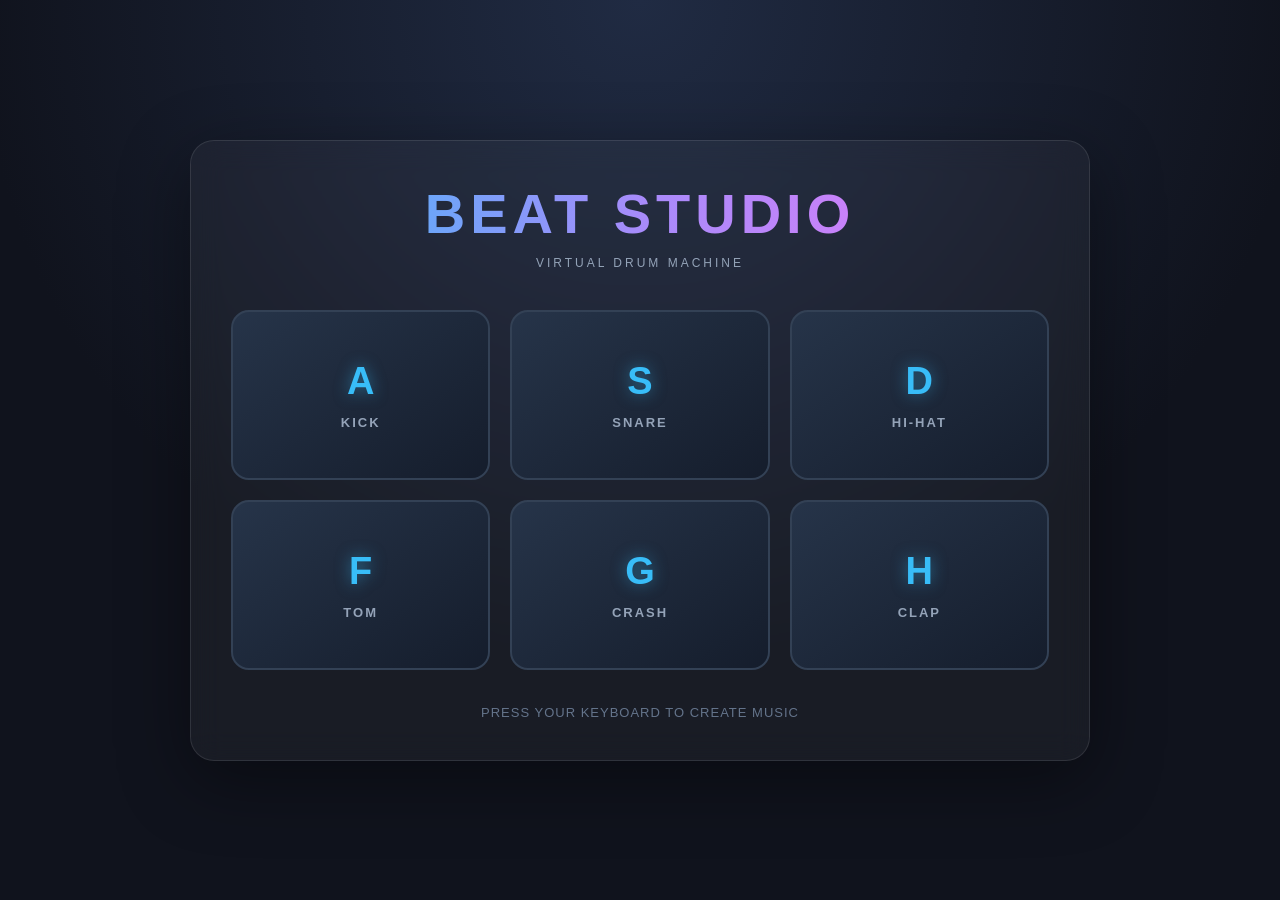
<file: index.html>
<!DOCTYPE html>
<html lang="en">
<head>
    <meta charset="UTF-8">
    <meta name="viewport" content="width=device-width, initial-scale=1.0">
    <title>🔊🔊🎶🎶🎵🥁🥁🥁Drum📼📼Player🥁🥁🥁🎶🎶🎵🔊🔊</title>
    <link rel="stylesheet" href="style.css">
</head>
<body>
    
    <div class="container">

    <div class="header">
        <h1>BEAT STUDIO</h1>
        <p>Virtual Drum Machine</p>
    </div>

    <div class="drum-container">

        <button class="drum-pad" onclick="playKick()" data-key="a">
            <span class="key">A</span>
            <span class="sound">KICK</span>
        </button>

        <button class="drum-pad" data-key="s">
            <span class="key">S</span>
            <span class="sound">SNARE</span>
        </button>

        <button class="drum-pad" data-key="d">
            <span class="key">D</span>
            <span class="sound">HI-HAT</span>
        </button>

        <button class="drum-pad" data-key="f">
            <span class="key">F</span>
            <span class="sound">TOM</span>
        </button>

        <button class="drum-pad" data-key="g">
            <span class="key">G</span>
            <span class="sound">CRASH</span>
        </button>

        <button class="drum-pad" data-key="h">
            <span class="key">H</span>
            <span class="sound">CLAP</span>
        </button>

    </div>

    <div class="footer">
        PRESS YOUR KEYBOARD TO CREATE MUSIC
    </div>

</div>
<script src="Script.js">
    
</script>
    
</body>
</html>
</file>
<file: style.css>
/* =================================
   1. GLOBAL SETTINGS
================================= */

* {
    margin: 0;
    padding: 0;
    box-sizing: border-box;
}

body {
    min-height: 100vh;
    font-family: 'Segoe UI', Arial, sans-serif;
    background: radial-gradient(
        circle at top,
        #202b43,
        #10131d 60%
    );
    color: #f8fafc;

    display: flex;
    justify-content: center;
    align-items: center;

    padding: 30px;
}


/* =================================
   2. MAIN CONTAINER
================================= */

.container {
    width: 100%;
    max-width: 900px;

    padding: 40px;

    background: rgba(255, 255, 255, 0.04);

    border: 1px solid rgba(255, 255, 255, 0.1);

    border-radius: 24px;

    box-shadow: 0 20px 70px rgba(0, 0, 0, 0.4);

    backdrop-filter: blur(15px);
}


/* =================================
   3. HEADER
================================= */

.header {
    text-align: center;
    margin-bottom: 40px;
}

.header h1 {
    font-size: clamp(2rem, 5vw, 3.5rem);
    font-weight: 800;
    letter-spacing: 5px;

    background: linear-gradient(
        90deg,
        #38bdf8,
        #a78bfa,
        #e879f9
    );

    -webkit-background-clip: text;
    background-clip: text;
    color: transparent;
}

.header p {
    margin-top: 10px;
    color: #94a3b8;
    letter-spacing: 3px;
    font-size: 12px;
    text-transform: uppercase;
}


/* =================================
   4. DRUM PAD GRID
================================= */

.drum-container {
    display: grid;

    grid-template-columns: repeat(3, 1fr);

    gap: 20px;
}


/* =================================
   5. INDIVIDUAL DRUM PADS
================================= */

.drum-pad {
    position: relative;

    min-height: 170px;

    background: linear-gradient(
        145deg,
        #263449,
        #151d2c
    );

    border: 2px solid #334155;

    border-radius: 18px;

    color: white;

    cursor: pointer;

    display: flex;
    flex-direction: column;
    justify-content: center;
    align-items: center;

    gap: 12px;

    transition:
        transform 0.15s ease,
        border-color 0.2s ease,
        box-shadow 0.2s ease,
        background 0.2s ease;

    overflow: hidden;
}


/* Keyboard key */

.drum-pad .key {
    font-size: 38px;
    font-weight: 800;

    color: #38bdf8;

    text-shadow: 0 0 15px rgba(56, 189, 248, 0.5);
}


/* Drum name */

.drum-pad .sound {
    font-size: 13px;
    letter-spacing: 2px;

    color: #94a3b8;
    font-weight: 600;
}


/* =================================
   6. HOVER EFFECT
================================= */

.drum-pad:hover {
    transform: translateY(-5px);

    border-color: #38bdf8;

    box-shadow:
        0 0 15px rgba(56, 189, 248, 0.2),
        0 10px 25px rgba(0, 0, 0, 0.3);
}


/* =================================
   7. ACTIVE / PRESSED EFFECT
================================= */

.drum-pad.active {
    transform: scale(0.94);

    background: linear-gradient(
        145deg,
        #164e63,
        #1e293b
    );

    border-color: #38bdf8;

    box-shadow:
        0 0 20px rgba(56, 189, 248, 0.6),
        inset 0 0 15px rgba(56, 189, 248, 0.2);
}

.drum-pad.active .key {
    color: #ffffff;
    text-shadow: 0 0 20px #38bdf8;
}


/* =================================
   8. FOOTER
================================= */

.footer {
    text-align: center;
    margin-top: 35px;

    color: #64748b;
    font-size: 13px;
    letter-spacing: 1px;
}


/* =================================
   9. RESPONSIVE DESIGN
================================= */

@media (max-width: 600px) {

    body {
        padding: 15px;
    }

    .container {
        padding: 22px;
    }

    .drum-container {
        grid-template-columns: repeat(2, 1fr);
        gap: 12px;
    }

    .drum-pad {
        min-height: 130px;
    }

    .drum-pad .key {
        font-size: 30px;
    }

}
</file>
<file: style.css.css>
/* =================================
   1. GLOBAL SETTINGS
================================= */

* {
    margin: 0;
    padding: 0;
    box-sizing: border-box;
}

body {
    min-height: 100vh;
    font-family: 'Segoe UI', Arial, sans-serif;
    background: radial-gradient(
        circle at top,
        #202b43,
        #10131d 60%
    );
    color: #f8fafc;

    display: flex;
    justify-content: center;
    align-items: center;

    padding: 30px;
}


/* =================================
   2. MAIN CONTAINER
================================= */

.container {
    width: 100%;
    max-width: 900px;

    padding: 40px;

    background: rgba(255, 255, 255, 0.04);

    border: 1px solid rgba(255, 255, 255, 0.1);

    border-radius: 24px;

    box-shadow: 0 20px 70px rgba(0, 0, 0, 0.4);

    backdrop-filter: blur(15px);
}


/* =================================
   3. HEADER
================================= */

.header {
    text-align: center;
    margin-bottom: 40px;
}

.header h1 {
    font-size: clamp(2rem, 5vw, 3.5rem);
    font-weight: 800;
    letter-spacing: 5px;

    background: linear-gradient(
        90deg,
        #38bdf8,
        #a78bfa,
        #e879f9
    );

    -webkit-background-clip: text;
    background-clip: text;
    color: transparent;
}

.header p {
    margin-top: 10px;
    color: #94a3b8;
    letter-spacing: 3px;
    font-size: 12px;
    text-transform: uppercase;
}


/* =================================
   4. DRUM PAD GRID
================================= */

.drum-container {
    display: grid;

    grid-template-columns: repeat(3, 1fr);

    gap: 20px;
}


/* =================================
   5. INDIVIDUAL DRUM PADS
================================= */

.drum-pad {
    position: relative;

    min-height: 170px;

    background: linear-gradient(
        145deg,
        #263449,
        #151d2c
    );

    border: 2px solid #334155;

    border-radius: 18px;

    color: white;

    cursor: pointer;

    display: flex;
    flex-direction: column;
    justify-content: center;
    align-items: center;

    gap: 12px;

    transition:
        transform 0.15s ease,
        border-color 0.2s ease,
        box-shadow 0.2s ease,
        background 0.2s ease;

    overflow: hidden;
}


/* Keyboard key */

.drum-pad .key {
    font-size: 38px;
    font-weight: 800;

    color: #38bdf8;

    text-shadow: 0 0 15px rgba(56, 189, 248, 0.5);
}


/* Drum name */

.drum-pad .sound {
    font-size: 13px;
    letter-spacing: 2px;

    color: #94a3b8;
    font-weight: 600;
}


/* =================================
   6. HOVER EFFECT
================================= */

.drum-pad:hover {
    transform: translateY(-5px);

    border-color: #38bdf8;

    box-shadow:
        0 0 15px rgba(56, 189, 248, 0.2),
        0 10px 25px rgba(0, 0, 0, 0.3);
}


/* =================================
   7. ACTIVE / PRESSED EFFECT
================================= */

.drum-pad.active {
    transform: scale(0.94);

    background: linear-gradient(
        145deg,
        #164e63,
        #1e293b
    );

    border-color: #38bdf8;

    box-shadow:
        0 0 20px rgba(56, 189, 248, 0.6),
        inset 0 0 15px rgba(56, 189, 248, 0.2);
}

.drum-pad.active .key {
    color: #ffffff;
    text-shadow: 0 0 20px #38bdf8;
}


/* =================================
   8. FOOTER
================================= */

.footer {
    text-align: center;
    margin-top: 35px;

    color: #64748b;
    font-size: 13px;
    letter-spacing: 1px;
}


/* =================================
   9. RESPONSIVE DESIGN
================================= */

@media (max-width: 600px) {

    body {
        padding: 15px;
    }

    .container {
        padding: 22px;
    }

    .drum-container {
        grid-template-columns: repeat(2, 1fr);
        gap: 12px;
    }

    .drum-pad {
        min-height: 130px;
    }

    .drum-pad .key {
        font-size: 30px;
    }

}
</file>
